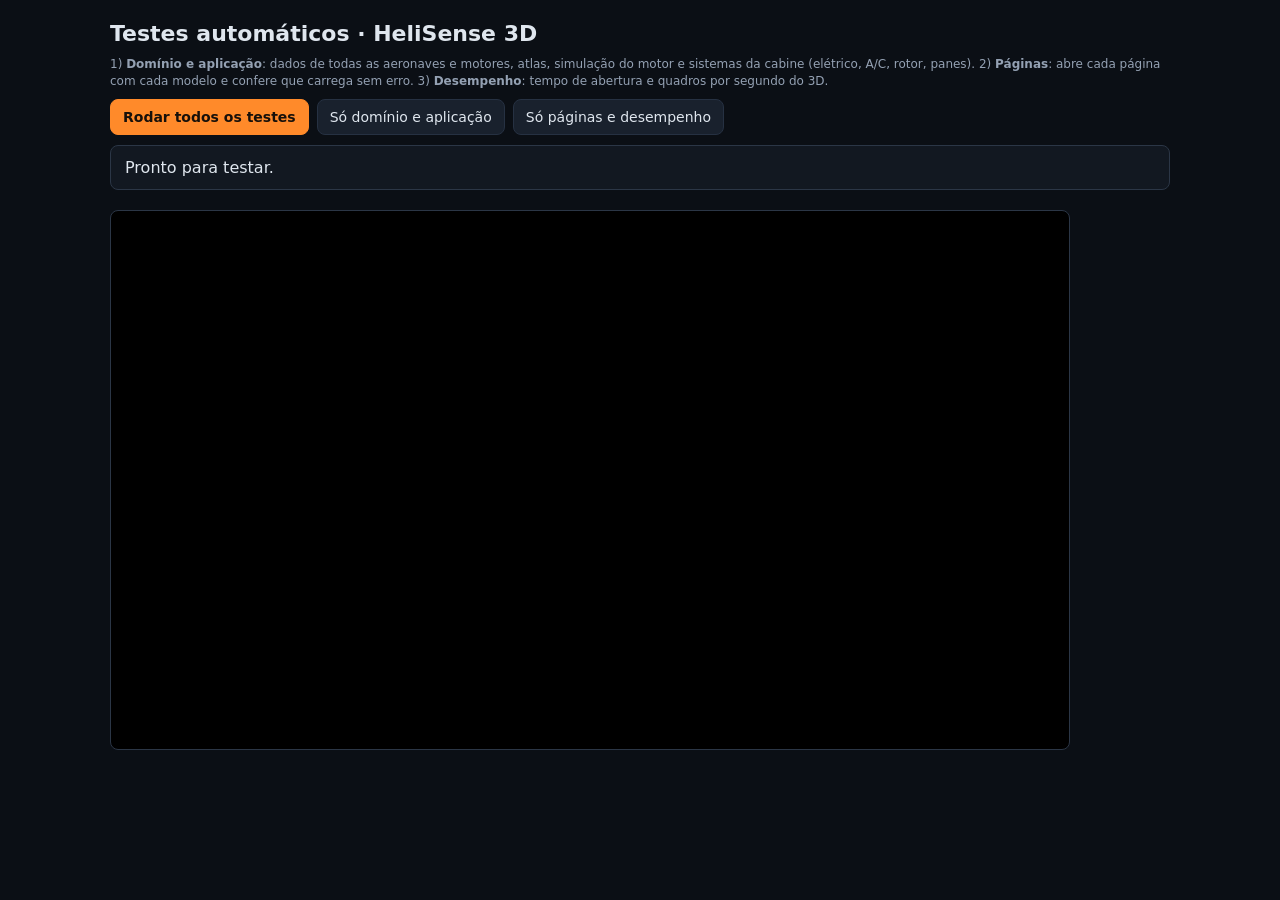
<file: testes.html>
<!DOCTYPE html>
<html lang="pt-BR">
<head>
  <meta charset="utf-8">
  <meta name="viewport" content="width=device-width, initial-scale=1">
  <title>Testes · HeliSense 3D</title>
  <link rel="stylesheet" href="assets/css/style.css">
  <style>
    body { overflow: auto; } .tp { max-width: 1100px; margin: 0 auto; padding: 18px 20px 60px; color: #dfe6ee; }
    .tp h1 { font-size: 22px; } .tp h2 { font-size: 15px; color: #ff8a2a; margin: 18px 0 6px; }
    .tp .l { font: 13px/1.5 ui-monospace, Consolas, monospace; } .tp .ok { color: #6fdc96; } .tp .er { color: #ff6b6b; } .tp .av { color: #f0c04e; }
    .tp .res { font-size: 16px; margin: 10px 0; padding: 10px 14px; border-radius: 8px; background: #121821; border: 1px solid #2b3646; }
    #palco { width: 960px; height: 540px; border: 1px solid #2b3646; border-radius: 8px; margin-top: 10px; background: #000; }
    table { border-collapse: collapse; } td, th { padding: 4px 10px; border-bottom: 1px solid #2b3646; text-align: left; font-size: 13px; }
  </style>
</head>
<body>
  <div class="tp">
    <h1>Testes automáticos · HeliSense 3D</h1>
    <p class="nota">1) <b>Domínio e aplicação</b>: dados de todas as aeronaves e motores, atlas, simulação do motor e sistemas da cabine (elétrico, A/C, rotor, panes).
      2) <b>Páginas</b>: abre cada página com cada modelo e confere que carrega sem erro. 3) <b>Desempenho</b>: tempo de abertura e quadros por segundo do 3D.</p>
    <div class="linha"><button class="bt pri" id="btTudo">Rodar todos os testes</button><button class="bt" id="btUnit">Só domínio e aplicação</button><button class="bt" id="btPag">Só páginas e desempenho</button></div>
    <div id="resumo" class="res">Pronto para testar.</div>
    <div id="saida"></div>
    <iframe id="palco" title="Página em teste"></iframe>
  </div>
  <script type="module" src="testes/navegador.js"></script>
</body>
</html>
</file>
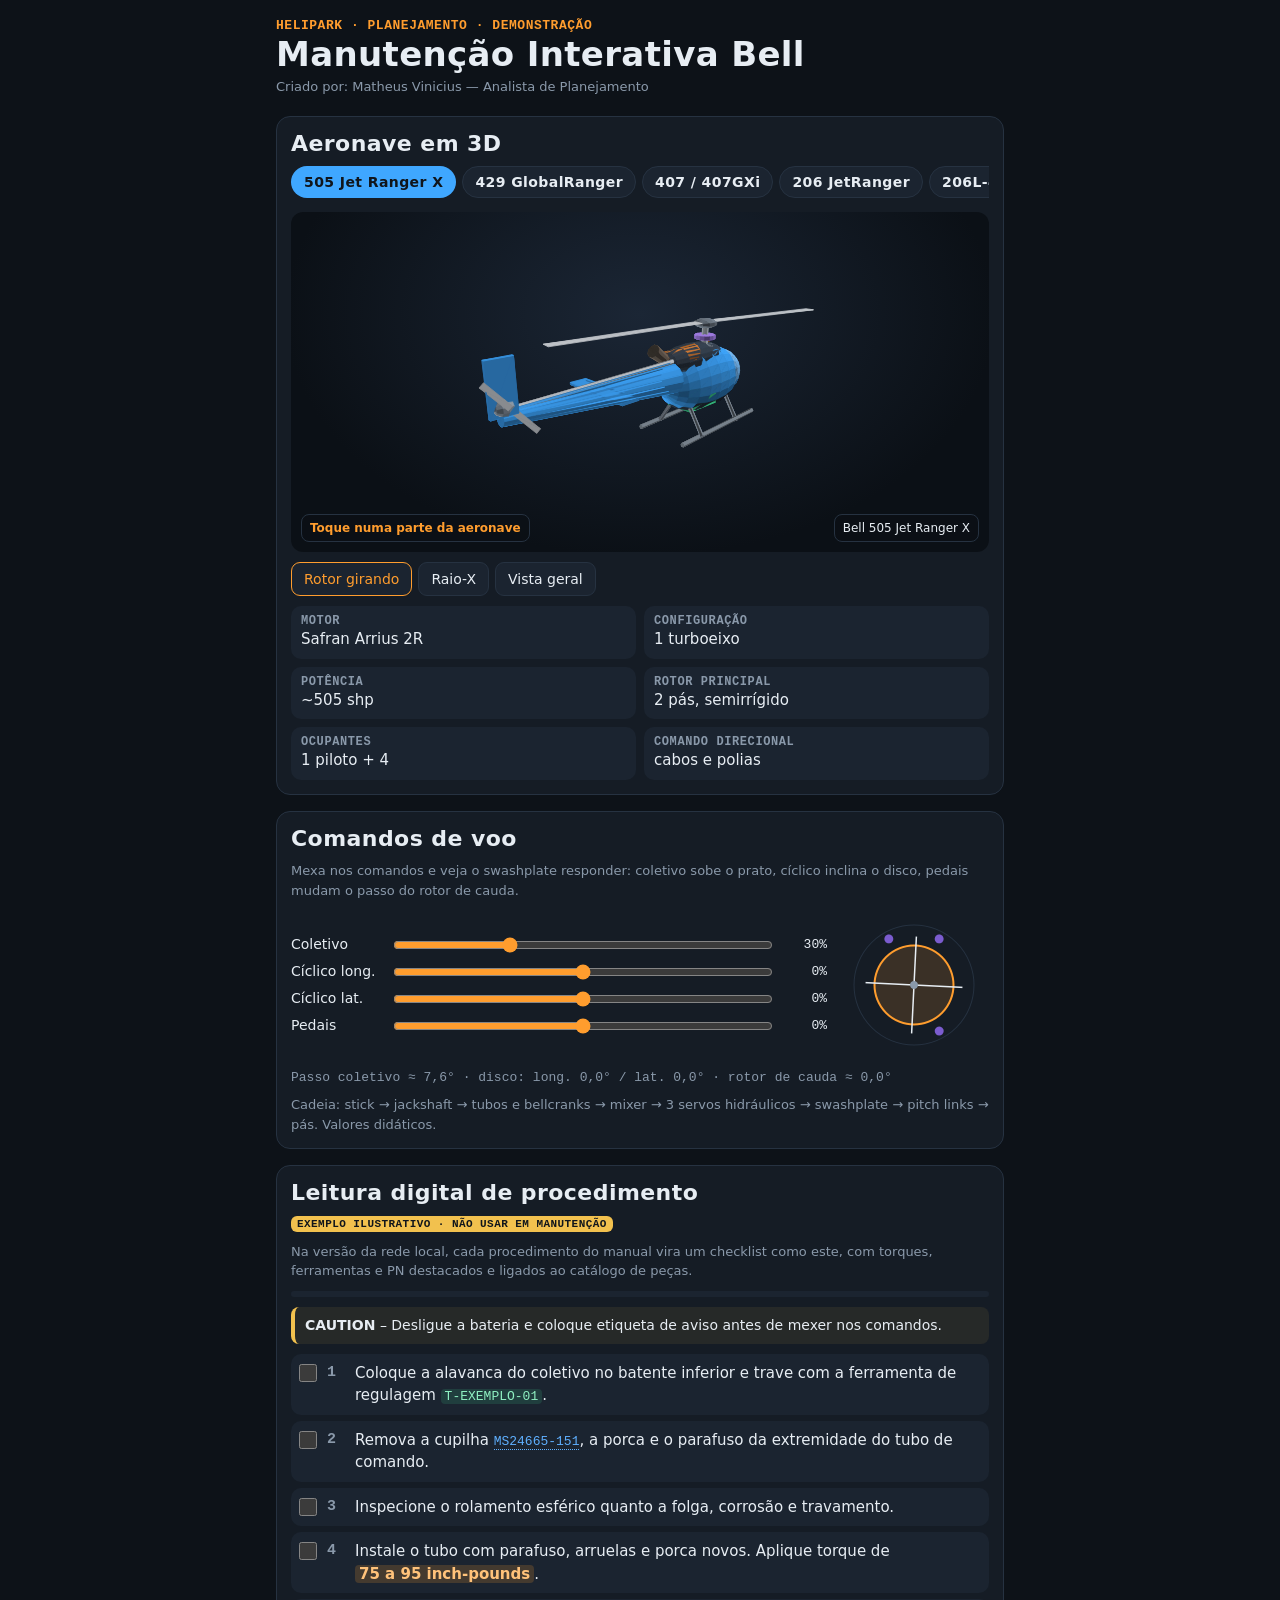
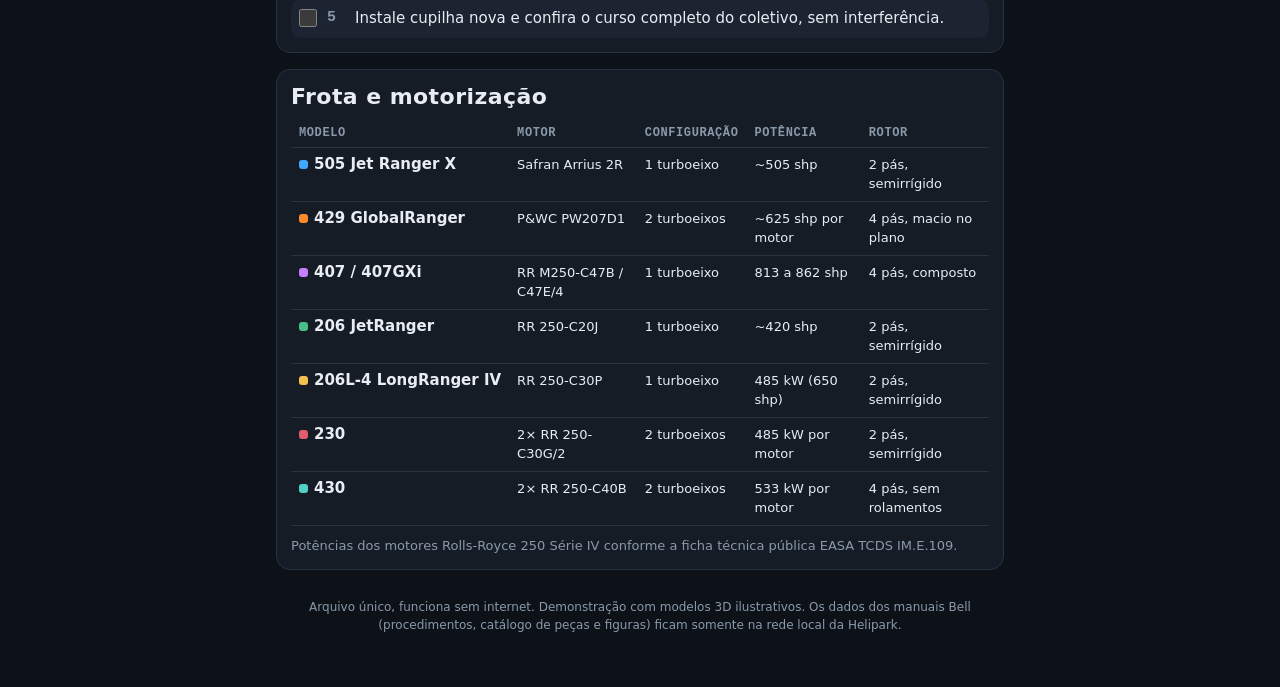
<file: demo/Manutencao_Interativa_Bell_offline.html>
<!DOCTYPE html>
<html lang="pt-BR">
<head>
<meta charset="utf-8">
<meta name="viewport" content="width=device-width, initial-scale=1">
<title>Manutenção Interativa Bell</title>
<style>
  /* Hangar à noite: fundo azul-grafite, acento âmbar de luz de painel. Layout: uma coluna de cartões, 3D no topo. */
  :root {
    --fundo: #0d1218; --cartao: #151c25; --borda: #263241; --texto: #e7edf3; --suave: #8a99aa;
    --acento: #ff9d2e; --azul: #5fb0ff; --ok: #3ccf8e; --alerta: #f2c14e; --erro: #ef5b5b;
    --f-display: "Roboto Condensed", "Arial Narrow", system-ui, sans-serif; --f-corpo: system-ui, -apple-system, "Segoe UI", Roboto, sans-serif; --f-mono: "IBM Plex Mono", ui-monospace, Consolas, monospace;
    color-scheme: dark;
  }
  * { box-sizing: border-box; }
  html, body { margin: 0; background: var(--fundo); color: var(--texto); font: 15px/1.5 var(--f-corpo); }
  a { color: var(--azul); }
  .pagina { max-width: 760px; margin: 0 auto; padding: 0 16px 40px; display: grid; gap: 16px; }
  header { padding: 18px 0 4px; display: grid; gap: 4px; }
  .selo { display: inline-flex; align-items: center; gap: 8px; font: 600 13px var(--f-mono); color: var(--acento); letter-spacing: .04em; }
  h1 { font: 700 34px/1.05 var(--f-display); margin: 0; text-wrap: balance; letter-spacing: .01em; }
  h2 { font: 600 22px/1.15 var(--f-display); margin: 0; letter-spacing: .02em; text-wrap: balance; }
  .credito { color: var(--suave); font-size: 13px; }
  .cartao { background: var(--cartao); border: 1px solid var(--borda); border-radius: 14px; padding: 14px; display: grid; gap: 10px; }
  .sub { color: var(--suave); font-size: 13px; }
  .chips { display: flex; gap: 6px; overflow-x: auto; padding-bottom: 4px; scrollbar-width: none; }
  .chip { flex: none; border: 1px solid var(--borda); background: #1b2430; color: var(--texto); border-radius: 999px; padding: 7px 12px; font: 600 14px var(--f-display); letter-spacing: .03em; cursor: pointer; }
  .chip[aria-pressed="true"] { background: var(--cor, var(--acento)); color: #10151b; border-color: transparent; }
  .chip:focus-visible, button:focus-visible, input:focus-visible { outline: 2px solid var(--azul); outline-offset: 2px; }
  #palco { position: relative; height: 340px; border-radius: 12px; overflow: hidden; background: radial-gradient(ellipse at 50% 30%, #1b2635, #0b1016 72%); touch-action: none; }
  #palco canvas { touch-action: none; display: block; width: 100%; height: 100%; }
  #legenda { position: absolute; left: 10px; bottom: 10px; right: 10px; display: flex; justify-content: space-between; gap: 8px; pointer-events: none; }
  #legenda span { background: #0b1016d9; border: 1px solid var(--borda); border-radius: 8px; padding: 4px 8px; font-size: 12px; }
  #peca { color: var(--acento); font-weight: 600; }
  .botoes { display: flex; gap: 6px; flex-wrap: wrap; }
  .bt { border: 1px solid var(--borda); background: #1b2430; color: var(--texto); border-radius: 9px; padding: 8px 12px; font: 500 14px var(--f-corpo); cursor: pointer; }
  .bt.on { border-color: var(--acento); color: var(--acento); }
  .ficha { display: grid; grid-template-columns: 1fr 1fr; gap: 8px; }
  .ficha div { background: #1b2430; border-radius: 10px; padding: 8px 10px; }
  .ficha b { display: block; font: 600 12px var(--f-mono); color: var(--suave); text-transform: uppercase; letter-spacing: .05em; }
  @media (max-width: 420px) { .ficha { grid-template-columns: 1fr; } h1 { font-size: 30px; } }
  /* comandos */
  .comandos { display: grid; grid-template-columns: 1fr 150px; gap: 12px; align-items: center; }
  @media (max-width: 420px) { .comandos { grid-template-columns: 1fr; } #swash { justify-self: center; } }
  .sl { display: grid; grid-template-columns: 92px 1fr 48px; gap: 8px; align-items: center; font-size: 14px; }
  .sl input { width: 100%; accent-color: var(--acento); }
  .sl output { font: 500 13px var(--f-mono); text-align: right; font-variant-numeric: tabular-nums; }
  #swash { width: 150px; height: 150px; }
  .leitura-valores { font: 500 13px var(--f-mono); color: var(--suave); font-variant-numeric: tabular-nums; }
  /* leitura digital */
  .exemplo { font: 600 11px var(--f-mono); color: #10151b; background: var(--alerta); border-radius: 6px; padding: 2px 6px; justify-self: start; letter-spacing: .04em; }
  .passo { display: grid; grid-template-columns: 22px 22px 1fr; gap: 6px; align-items: start; padding: 8px; border-radius: 10px; background: #1b2430; cursor: pointer; }
  .passo b { font-family: var(--f-mono); color: var(--suave); }
  .passo:has(input:checked) { opacity: .5; text-decoration: line-through; }
  .passo input { width: 18px; height: 18px; accent-color: var(--ok); margin: 2px 0 0; }
  .aviso { border-left: 4px solid var(--alerta); background: #f2c14e14; border-radius: 8px; padding: 8px 10px; font-size: 14px; }
  .torque { background: #ff9d2e2e; color: #ffc27a; border-radius: 4px; padding: 0 4px; font-weight: 600; white-space: nowrap; }
  .ferr { background: #3ccf8e26; color: #8ff0c2; border-radius: 4px; padding: 0 4px; font-family: var(--f-mono); font-size: 13px; }
  .pn { color: var(--azul); font-family: var(--f-mono); font-size: 13px; border-bottom: 1px dotted var(--azul); }
  .progresso { height: 6px; background: #1b2430; border-radius: 99px; overflow: hidden; } .progresso i { display: block; height: 100%; width: 0; background: var(--ok); transition: width .2s; }
  /* tabela */
  .tabela { overflow-x: auto; }
  table { width: 100%; border-collapse: collapse; font-size: 13px; min-width: 520px; }
  th, td { text-align: left; padding: 7px 8px; border-bottom: 1px solid var(--borda); vertical-align: top; }
  th { font: 600 12px var(--f-mono); color: var(--suave); text-transform: uppercase; letter-spacing: .05em; }
  td.mod { font: 600 15px var(--f-display); white-space: nowrap; } td.mod i { display: inline-block; width: 9px; height: 9px; border-radius: 3px; margin-right: 6px; }
  .rodape { color: var(--suave); font-size: 12px; text-align: center; }
  @media (prefers-reduced-motion: reduce) { * { transition: none !important; } }
</style>
</head>
<body>
<div class="pagina">
  <header>
    <span class="selo">HELIPARK · PLANEJAMENTO · DEMONSTRAÇÃO</span>
    <h1>Manutenção Interativa Bell</h1>
    <span class="credito">Criado por: Matheus Vinicius — Analista de Planejamento</span>
  </header>

  <section class="cartao" aria-labelledby="t3d">
    <h2 id="t3d">Aeronave em 3D</h2>
    <div class="chips" id="modelos" role="group" aria-label="Modelo"></div>
    <div id="palco"><canvas id="tela3d" aria-label="Helicóptero em 3D: arraste para girar, pinça para aproximar, toque numa peça"></canvas><div id="legenda"><span id="peca">Toque numa parte da aeronave</span><span id="nomeModelo"></span></div></div>
    <div class="botoes">
      <button class="bt on" id="btRotor" type="button">Rotor girando</button>
      <button class="bt" id="btRaiox" type="button">Raio-X</button>
      <button class="bt" id="btVista" type="button">Vista geral</button>
    </div>
    <div class="ficha" id="ficha"></div>
  </section>

  <section class="cartao" aria-labelledby="tcmd">
    <h2 id="tcmd">Comandos de voo</h2>
    <span class="sub">Mexa nos comandos e veja o swashplate responder: coletivo sobe o prato, cíclico inclina o disco, pedais mudam o passo do rotor de cauda.</span>
    <div class="comandos">
      <div style="display:grid;gap:6px">
        <label class="sl" for="slCol">Coletivo <input type="range" id="slCol" min="0" max="100" value="30"><output id="oCol"></output></label>
        <label class="sl" for="slLon">Cíclico long. <input type="range" id="slLon" min="-100" max="100" value="0"><output id="oLon"></output></label>
        <label class="sl" for="slLat">Cíclico lat. <input type="range" id="slLat" min="-100" max="100" value="0"><output id="oLat"></output></label>
        <label class="sl" for="slPed">Pedais <input type="range" id="slPed" min="-100" max="100" value="0"><output id="oPed"></output></label>
      </div>
      <canvas id="swash" width="300" height="300" aria-label="Swashplate visto de cima"></canvas>
    </div>
    <div class="leitura-valores" id="valores"></div>
    <span class="sub">Cadeia: stick → jackshaft → tubos e bellcranks → mixer → 3 servos hidráulicos → swashplate → pitch links → pás. Valores didáticos.</span>
  </section>

  <section class="cartao" aria-labelledby="tleit">
    <h2 id="tleit">Leitura digital de procedimento</h2>
    <span class="exemplo">EXEMPLO ILUSTRATIVO · NÃO USAR EM MANUTENÇÃO</span>
    <span class="sub">Na versão da rede local, cada procedimento do manual vira um checklist como este, com torques, ferramentas e PN destacados e ligados ao catálogo de peças.</span>
    <div class="progresso" aria-hidden="true"><i id="barra"></i></div>
    <div class="aviso"><b>CAUTION</b> – Desligue a bateria e coloque etiqueta de aviso antes de mexer nos comandos.</div>
    <div id="passos" style="display:grid;gap:6px"></div>
  </section>

  <section class="cartao" aria-labelledby="tmot">
    <h2 id="tmot">Frota e motorização</h2>
    <div class="tabela"><table>
      <thead><tr><th>Modelo</th><th>Motor</th><th>Configuração</th><th>Potência</th><th>Rotor</th></tr></thead>
      <tbody id="tabela"></tbody>
    </table></div>
    <span class="sub">Potências dos motores Rolls-Royce 250 Série IV conforme a ficha técnica pública EASA TCDS IM.E.109.</span>
  </section>

  <p class="rodape">Arquivo único, funciona sem internet. Demonstração com modelos 3D ilustrativos. Os dados dos manuais Bell (procedimentos, catálogo de peças e figuras) ficam somente na rede local da Helipark.</p>
</div>

<script>
const FROTA = [
  ['505', 'Bell 505 Jet Ranger X', 'Safran Arrius 2R', '1 turboeixo', '~505 shp', '2 pás, semirrígido', '#3fa7ff', '1 piloto + 4'],
  ['429', 'Bell 429 GlobalRanger', 'P&WC PW207D1', '2 turboeixos', '~625 shp por motor', '4 pás, macio no plano', '#ff8a2a', '1–2 pilotos + 7'],
  ['407', 'Bell 407 / 407GXi', 'RR M250-C47B / C47E/4', '1 turboeixo', '813 a 862 shp', '4 pás, composto', '#c77dff', '1 piloto + 6'],
  ['206', 'Bell 206 JetRanger', 'RR 250-C20J', '1 turboeixo', '~420 shp', '2 pás, semirrígido', '#46c08a', '1 piloto + 4'],
  ['206L4', 'Bell 206L-4 LongRanger IV', 'RR 250-C30P', '1 turboeixo', '485 kW (650 shp)', '2 pás, semirrígido', '#f2c14e', '1 piloto + 6'],
  ['230', 'Bell 230', '2× RR 250-C30G/2', '2 turboeixos', '485 kW por motor', '2 pás, semirrígido', '#e05d6f', '1–2 pilotos + 8'],
  ['430', 'Bell 430', '2× RR 250-C40B', '2 turboeixos', '533 kW por motor', '4 pás, sem rolamentos', '#4fd1c5', '1–2 pilotos + 8']
];
const NOMES = { cubo_rp: 'Cubo do rotor principal', pas_rp: 'Pás do rotor principal', mastro: 'Mastro', swash: 'Swashplate', transmissao: 'Transmissão principal', suporte_trans: 'Suportes da transmissão',
  motor: 'Motor', eixo_motor: 'Eixo motor–transmissão', escapamento: 'Escapamento', entrada_ar: 'Entrada de ar do motor', gerador: 'Gerador de partida', radiador_oleo: 'Radiador de óleo',
  eixo_rc: 'Eixo do rotor de cauda', caixa_rc: 'Caixa de 90° do rotor de cauda', rotor_cauda: 'Rotor de cauda', estabilizador: 'Estabilizador horizontal', deriva: 'Deriva vertical',
  comandos: 'Comandos de voo', comandos_rc: 'Comando do rotor de cauda', hidraulico: 'Sistema hidráulico (servos)', combustivel: 'Tanque de combustível', bateria: 'Bateria',
  avionica: 'Aviônica', avionica_tras: 'Aviônica traseira', painel: 'Painel de instrumentos', pitot: 'Tubo de pitot', antenas: 'Antenas', luzes: 'Luzes', extintor: 'Extintor',
  esquis: 'Trem de pouso (esquis)', fuselagem: 'Fuselagem', fus_traseira: 'Fuselagem traseira', nariz: 'Nariz', carenagem_diant: 'Carenagem dianteira', carenagem_escape: 'Carenagem do escapamento', carenagem_motor: 'Carenagem do motor', carenagem_trans: 'Carenagem da transmissão', cone_cauda: 'Cone de cauda', janelas: 'Janelas', parabrisa: 'Para-brisa', vidro: 'Vidros', porta_bag: 'Porta do bagageiro', piso: 'Piso e estrutura da cabine', casca: 'Fuselagem', capo: 'Carenagens do motor', portas: 'Portas', cone: 'Cone de cauda' };
const $ = (s) => document.querySelector(s);

/* ---------- 3D próprio (canvas 2D, sem bibliotecas, funciona offline) ---------- */
const GEO = {
  '505':   { rx: 1.9, ry: 1.05, rz: 0.82, boom: 5.4, R: 5.6, pas: 2, twin: false, pasRc: 2 },
  '429':   { rx: 2.6, ry: 1.25, rz: 1.05, boom: 5.8, R: 5.5, pas: 4, twin: true,  pasRc: 4 },
  '407':   { rx: 2.2, ry: 1.12, rz: 0.88, boom: 5.6, R: 5.35, pas: 4, twin: false, pasRc: 2 },
  '206':   { rx: 1.9, ry: 1.02, rz: 0.78, boom: 5.2, R: 5.1, pas: 2, twin: false, pasRc: 2 },
  '206L4': { rx: 2.3, ry: 1.08, rz: 0.84, boom: 5.6, R: 5.6, pas: 2, twin: false, pasRc: 2 },
  '230':   { rx: 2.7, ry: 1.2,  rz: 1.0,  boom: 5.8, R: 6.4, pas: 2, twin: true,  pasRc: 2 },
  '430':   { rx: 2.8, ry: 1.2,  rz: 1.0,  boom: 6.0, R: 6.4, pas: 4, twin: true,  pasRc: 2 }
};
const sub = (a, b) => [a[0] - b[0], a[1] - b[1], a[2] - b[2]];
const cruz = (a, b) => [a[1] * b[2] - a[2] * b[1], a[2] * b[0] - a[0] * b[2], a[0] * b[1] - a[1] * b[0]];
const norm = (a) => { const l = Math.hypot(a[0], a[1], a[2]) || 1; return [a[0] / l, a[1] / l, a[2] / l]; };
function quad(L, a, b, c, d, o) { L.push({ p: [a, b, c], ...o }, { p: [a, c, d], ...o }); }
function elipsoide(L, c, r, o, nu = 18, nv = 12, fn) {
  const P = (i, j) => { const u = i / nu * 2 * Math.PI, v = j / nv * Math.PI; return [c[0] + r[0] * Math.cos(v), c[1] + r[1] * Math.sin(v) * Math.cos(u), c[2] + r[2] * Math.sin(v) * Math.sin(u)]; };
  for (let i = 0; i < nu; i++) for (let j = 0; j < nv; j++) {
    const a = P(i, j), b = P(i + 1, j), cc = P(i + 1, j + 1), d = P(i, j + 1);
    const m = [(a[0] + cc[0]) / 2, (a[1] + cc[1]) / 2, (a[2] + cc[2]) / 2];
    quad(L, a, b, cc, d, fn ? { ...o, ...fn(m) } : o);
  }
}
function tronco(L, a, b, r1, r2, o, n = 12, tampa = true) {
  const d = norm(sub(b, a)), up = Math.abs(d[1]) < 0.9 ? [0, 1, 0] : [1, 0, 0];
  const e1 = norm(cruz(d, up)), e2 = cruz(d, e1);
  const anel = (p, r) => Array.from({ length: n }, (_, i) => { const t = i / n * 2 * Math.PI, c = Math.cos(t) * r, s = Math.sin(t) * r; return [p[0] + e1[0] * c + e2[0] * s, p[1] + e1[1] * c + e2[1] * s, p[2] + e1[2] * c + e2[2] * s]; });
  const A = anel(a, r1), B = anel(b, r2);
  for (let i = 0; i < n; i++) { const j = (i + 1) % n; quad(L, A[i], A[j], B[j], B[i], o); }
  if (tampa) for (let i = 0; i < n; i++) { const j = (i + 1) % n; L.push({ p: [a, A[j], A[i]], ...o }, { p: [b, B[i], B[j]], ...o }); }
}
function caixa(L, c, s, o) {
  const [x, y, z] = c, [a, b, d] = [s[0] / 2, s[1] / 2, s[2] / 2];
  const v = [[x - a, y - b, z - d], [x + a, y - b, z - d], [x + a, y + b, z - d], [x - a, y + b, z - d], [x - a, y - b, z + d], [x + a, y - b, z + d], [x + a, y + b, z + d], [x - a, y + b, z + d]];
  [[0, 1, 2, 3], [4, 5, 6, 7], [0, 1, 5, 4], [3, 2, 6, 7], [0, 3, 7, 4], [1, 2, 6, 5]].forEach((f) => quad(L, v[f[0]], v[f[1]], v[f[2]], v[f[3]], o));
}
function montar(id, cor) {
  const g = GEO[id], { rx, ry, rz, boom } = g, L = [];
  const pele = (part, c) => ({ part, cor: c || cor, pele: true });
  const peca = (part, c) => ({ part, cor: c, pele: false });
  // fuselagem com para-brisa
  elipsoide(L, [0, 0, 0], [rx, ry, rz], pele('fuselagem'), 20, 12, (m) => (m[0] > rx * 0.42 && m[1] > -ry * 0.15 ? { part: 'parabrisa', cor: '#7fc4ff', vidro: true } : m[1] < -ry * 0.55 ? { cor: '#2a3542' } : {}));
  // carenagem superior (motor/transmissão)
  elipsoide(L, [-rx * 0.35, ry * 0.82, 0], [rx * 0.78, ry * 0.42, rz * 0.62], pele('carenagem_motor', '#3b4756'), 16, 8);
  // cone de cauda
  const ini = [-rx * 0.8, ry * 0.3, 0], fim = [-rx - boom, ry * 0.55, 0];
  tronco(L, ini, fim, 0.48, 0.17, pele('cone_cauda'), 14);
  // interior
  const ym = ry * 0.95;
  tronco(L, [0.05, ry * 0.45, 0], [0.05, ry * 1.12, 0], 0.4, 0.27, peca('transmissao', '#9aa7b5'));
  tronco(L, [0.05, ry * 1.1, 0], [0.05, ry * 1.8, 0], 0.09, 0.09, peca('mastro', '#c9d2dc'), 8);
  tronco(L, [0.05, ry * 1.32, 0], [0.05, ry * 1.42, 0], 0.34, 0.34, peca('swash', '#b48cff'), 14);
  (g.twin ? [0.32, -0.32] : [0]).forEach((z) => {
    tronco(L, [-rx * 0.25, ym, z], [-rx * 1.0, ym, z], 0.26, 0.22, peca('motor', '#e8873a'), 12);
    tronco(L, [-rx * 1.0, ym, z], [-rx * 1.25, ym + 0.35, z * 1.4], 0.16, 0.2, peca('escapamento', '#6d6258'), 10);
    tronco(L, [-rx * 0.2, ym, z], [0.0, ry * 0.75, z * 0.4], 0.06, 0.06, peca('eixo_motor', '#d8dee5'), 6);
  });
  caixa(L, [-rx * 0.25, -ry * 0.62, 0], [rx * 0.7, ry * 0.32, rz * 1.2], peca('combustivel', '#3ccf8e'));
  caixa(L, [rx * 0.72, -ry * 0.3, 0], [0.35, 0.25, 0.4], peca('bateria', '#f2c14e'));
  caixa(L, [rx * 0.6, ry * 0.05, 0], [0.15, 0.4, rz * 1.3], peca('painel', '#20262e'));
  caixa(L, [rx * 0.78, -ry * 0.05, 0], [0.3, 0.25, rz * 0.8], peca('avionica', '#4f6b8a'));
  [0.22, -0.22].forEach((z) => caixa(L, [0.35, ry * 0.85, z], [0.18, 0.2, 0.12], peca('hidraulico', '#ef5b5b')));
  tronco(L, [rx * 0.35, -ry * 0.45, 0.25], [rx * 0.35, ry * 0.05, 0.25], 0.04, 0.03, peca('comandos', '#ff9d2e'), 6);
  tronco(L, [rx * 0.3, -ry * 0.5, 0], [0.2, ry * 1.25, 0], 0.035, 0.035, peca('comandos', '#ff9d2e'), 6);
  tronco(L, [-rx * 0.8, ry * 0.82, 0], [fim[0] + 0.3, fim[1] + 0.18, 0], 0.06, 0.06, peca('eixo_rc', '#d8dee5'), 6);
  elipsoide(L, [fim[0] + 0.15, fim[1] + 0.25, 0], [0.28, 0.2, 0.2], peca('caixa_rc', '#9aa7b5'), 10, 6);
  // empenagem
  caixa(L, [fim[0] + 0.1, fim[1] + 0.75, 0], [0.7, 1.4, 0.07], peca('deriva', cor));
  caixa(L, [-rx - boom * 0.45, fim[1] - 0.02, 0], [0.55, 0.06, 2.3], peca('estabilizador', cor));
  // esquis
  const ys = -ry - 0.5;
  [1, -1].forEach((s) => {
    tronco(L, [rx * 0.95, ys + 0.12, s * rz * 1.15], [-rx * 1.05, ys, s * rz * 1.15], 0.06, 0.06, peca('esquis', '#8d99a6'), 6);
    [0.45, -0.55].forEach((x) => tronco(L, [x * rx, -ry * 0.7, s * rz * 0.5], [x * rx, ys, s * rz * 1.15], 0.05, 0.05, peca('esquis', '#8d99a6'), 6));
  });
  return { L, g, fimCauda: fim, topo: [0.05, ry * 1.8, 0] };
}
function rotores(m, ang) {
  const L = [], { g, topo, fimCauda } = m, o = { part: 'pas_rp', cor: '#d9dee4', pele: false };
  elipsoide(L, topo, [0.38, 0.14, 0.38], { part: 'cubo_rp', cor: '#7b8794', pele: false }, 10, 6);
  for (let i = 0; i < g.pas; i++) {
    const a = ang + i * 2 * Math.PI / g.pas, c = Math.cos(a), s = Math.sin(a), w = 0.17;
    const p = (r, d) => [topo[0] + c * r - s * d, topo[1] + 0.05 - r * 0.012, topo[2] + s * r + c * d];
    quad(L, p(0.3, -w), p(g.R, -w), p(g.R, w), p(0.3, w), o);
  }
  const ct = [fimCauda[0] + 0.15, fimCauda[1] + 0.3, 0.32], rr = 0.95;
  for (let i = 0; i < g.pasRc; i++) {
    const a = ang * 4.5 + i * 2 * Math.PI / g.pasRc, c = Math.cos(a), s = Math.sin(a), w = 0.07;
    const p = (r, d) => [ct[0] + c * r - s * d, ct[1] + s * r + c * d, ct[2]];
    quad(L, p(0.05, -w), p(rr, -w), p(rr, w), p(0.05, w), { part: 'rotor_cauda', cor: '#d9dee4', pele: false });
  }
  return L;
}
const rgb = (h) => [parseInt(h.slice(1, 3), 16), parseInt(h.slice(3, 5), 16), parseInt(h.slice(5, 7), 16)];
const LUZ = norm([0.45, 0.8, 0.4]);
const palco = $('#palco'), tela = $('#tela3d'), ctx = tela.getContext('2d');
let mod = null, girar = true, raiox = false, sel = null, idAtual = '505', ang = 0;
let yaw = -0.75, pitch = 0.32, dist = 17, alvo = [-2.4, 0.4, 0], desenhados = [];
function vistaGeral() { yaw = -0.75; pitch = 0.32; dist = 11 + GEO[idAtual].boom * 0.3; alvo = [-(GEO[idAtual].rx + GEO[idAtual].boom) * 0.4, 0.5, 0]; }
function render() {
  const w = tela.width, h = tela.height, f = Math.min(w, h) * 1.25, cy = Math.cos(yaw), sy = Math.sin(yaw), cp = Math.cos(pitch), sp = Math.sin(pitch);
  ctx.clearRect(0, 0, w, h);
  const P = (p) => { const x = p[0] - alvo[0], y = p[1] - alvo[1], z = p[2] - alvo[2]; const x1 = x * cy - z * sy, z1 = x * sy + z * cy; const y2 = y * cp - z1 * sp, z2 = y * sp + z1 * cp; const d = dist - z2; return [w / 2 + f * x1 / d, h / 2 - f * y2 / d, d]; };
  const tris = mod.L.concat(rotores(mod, ang)), lista = [];
  const transp = raiox || (sel && !/^(fuselagem|carenagem_motor|cone_cauda|parabrisa)$/.test(sel));
  for (const t of tris) {
    const a = P(t.p[0]), b = P(t.p[1]), c = P(t.p[2]); if (a[2] < 0.3 || b[2] < 0.3 || c[2] < 0.3) continue;
    const n = norm(cruz(sub(t.p[1], t.p[0]), sub(t.p[2], t.p[0])));
    const k = 0.38 + 0.62 * Math.abs(n[0] * LUZ[0] + n[1] * LUZ[1] + n[2] * LUZ[2]);
    let alfa = 1; if (t.vidro) alfa = 0.5; if (t.pele && transp) alfa = 0.09;
    const cor = t.part === sel ? '#ff9d2e' : t.cor;
    lista.push({ s: [a, b, c], z: (a[2] + b[2] + c[2]) / 3, k, alfa, cor, part: t.part, pele: t.pele });
  }
  lista.sort((p, q) => q.z - p.z);
  for (const t of lista) {
    const [r, g, b] = rgb(t.cor);
    ctx.fillStyle = `rgba(${r * t.k | 0},${g * t.k | 0},${b * t.k | 0},${t.alfa})`;
    ctx.strokeStyle = ctx.fillStyle; ctx.lineWidth = t.alfa < 0.2 ? 0.3 : 0.8;
    ctx.beginPath(); ctx.moveTo(t.s[0][0], t.s[0][1]); ctx.lineTo(t.s[1][0], t.s[1][1]); ctx.lineTo(t.s[2][0], t.s[2][1]); ctx.closePath();
    ctx.fill(); if (t.alfa > 0.2) ctx.stroke(); else { ctx.strokeStyle = 'rgba(140,180,220,.12)'; ctx.stroke(); }
  }
  desenhados = lista;
}
function dentro(px, py, s) {
  const d = (a, b) => (px - b[0]) * (a[1] - b[1]) - (a[0] - b[0]) * (py - b[1]);
  const d1 = d(s[0], s[1]), d2 = d(s[1], s[2]), d3 = d(s[2], s[0]);
  return !((d1 < 0 || d2 < 0 || d3 < 0) && (d1 > 0 || d2 > 0 || d3 > 0));
}
function escolher(px, py) {
  const transp = raiox || (sel && !/^(fuselagem|carenagem_motor|cone_cauda|parabrisa)$/.test(sel));
  for (let i = desenhados.length - 1; i >= 0; i--) { const t = desenhados[i]; if (t.pele && transp) continue; if (dentro(px, py, t.s)) return t.part; }
  return null;
}
function carregar(id) {
  idAtual = id; const f = FROTA.find((x) => x[0] === id); mod = montar(id, f[6]); sel = null; vistaGeral();
  $('#nomeModelo').textContent = f[1]; $('#peca').textContent = 'Toque numa parte da aeronave';
  $('#ficha').innerHTML = [['Motor', f[2]], ['Configuração', f[3]], ['Potência', f[4]], ['Rotor principal', f[5]], ['Ocupantes', f[7]], ['Comando direcional', ['505', '429'].includes(id) ? 'cabos e polias' : 'tubos']]
    .map(([k, v]) => `<div><b>${k}</b>${v}</div>`).join('');
  document.querySelectorAll('#modelos .chip').forEach((b) => b.setAttribute('aria-pressed', b.dataset.id === id));
}
$('#modelos').innerHTML = FROTA.map((f) => `<button class="chip" type="button" data-id="${f[0]}" style="--cor:${f[6]}" aria-pressed="false">${f[1].replace('Bell ', '')}</button>`).join('');
$('#modelos').onclick = (e) => { const b = e.target.closest('.chip'); if (b) carregar(b.dataset.id); };
$('#btRotor').onclick = (e) => { girar = !girar; e.currentTarget.classList.toggle('on', girar); };
$('#btRaiox').onclick = (e) => { raiox = !raiox; e.currentTarget.classList.toggle('on', raiox); };
$('#btVista').onclick = () => { sel = null; vistaGeral(); $('#peca').textContent = 'Toque numa parte da aeronave'; };
// toque: arrastar gira, pinça aproxima, toque curto seleciona
const pts = new Map(); let ini = null, pinca = 0;
tela.addEventListener('pointerdown', (e) => { tela.setPointerCapture(e.pointerId); pts.set(e.pointerId, [e.clientX, e.clientY]); ini = pts.size === 1 ? [e.clientX, e.clientY, false] : null; if (pts.size === 2) { const [a, b] = [...pts.values()]; pinca = Math.hypot(a[0] - b[0], a[1] - b[1]); } });
tela.addEventListener('pointermove', (e) => {
  if (!pts.has(e.pointerId)) return; const ant = pts.get(e.pointerId); pts.set(e.pointerId, [e.clientX, e.clientY]);
  if (pts.size === 1) { const dx = e.clientX - ant[0], dy = e.clientY - ant[1]; yaw += dx * 0.01; pitch = Math.max(-0.4, Math.min(1.35, pitch + dy * 0.01)); if (ini && Math.hypot(e.clientX - ini[0], e.clientY - ini[1]) > 6) ini[2] = true; }
  else if (pts.size === 2) { const [a, b] = [...pts.values()], d = Math.hypot(a[0] - b[0], a[1] - b[1]); if (pinca) dist = Math.max(6, Math.min(40, dist * pinca / d)); pinca = d; }
});
const soltar = (e) => {
  if (pts.size === 1 && ini && !ini[2]) {
    const r = tela.getBoundingClientRect(), k = tela.width / r.width, part = escolher((e.clientX - r.left) * k, (e.clientY - r.top) * k);
    if (part) { sel = part; $('#peca').textContent = NOMES[part] || part; }
  }
  pts.delete(e.pointerId); if (pts.size < 2) pinca = 0;
};
tela.addEventListener('pointerup', soltar); tela.addEventListener('pointercancel', (e) => { pts.delete(e.pointerId); });
tela.addEventListener('wheel', (e) => { e.preventDefault(); dist = Math.max(6, Math.min(40, dist * (1 + e.deltaY * 0.001))); }, { passive: false });
function redim() { const r = Math.min(devicePixelRatio || 1, 2); tela.width = palco.clientWidth * r; tela.height = palco.clientHeight * r; }
new ResizeObserver(redim).observe(palco); redim();
let t0 = performance.now();
(function laco(t) { const dt = Math.min((t - t0) / 1000, 0.05) || 0; t0 = t; if (girar) ang += dt * 5; if (mod) render(); requestAnimationFrame(laco); })(t0);
carregar('505');


/* ---------- comandos e swashplate (vista de cima) ---------- */
const cv = $('#swash'), g = cv.getContext('2d'); let fase = 0;
const est = () => ({ col: +$('#slCol').value / 100, lon: +$('#slLon').value / 100, lat: +$('#slLat').value / 100, ped: +$('#slPed').value / 100 });
const fmt = (v, d = 1) => (Math.abs(v) < 0.05 ? 0 : v).toLocaleString('pt-BR', { minimumFractionDigits: d, maximumFractionDigits: d });
function desenhar() {
  const s = est(); g.clearRect(0, 0, 300, 300);
  for (const [k, o] of [['col', 'oCol'], ['lon', 'oLon'], ['lat', 'oLat'], ['ped', 'oPed']]) $('#' + o).textContent = Math.round(s[k] * 100) + '%';
  $('#valores').textContent = `Passo coletivo ≈ ${fmt(4 + s.col * 12)}° · disco: long. ${fmt(-s.lon * 8)}° / lat. ${fmt(s.lat * 8)}° · rotor de cauda ≈ ${fmt(s.ped * 18)}°`;
  const cx = 150 + s.lat * 34, cy = 150 + s.lon * 34, R = 70 + s.col * 30;
  g.strokeStyle = '#263241'; g.lineWidth = 2; g.beginPath(); g.arc(150, 150, 120, 0, 7); g.stroke();
  [[-0.5, 'E'], [0.5, 'D'], [Math.PI / 2 + 1.07, 'C']].forEach(([a]) => { const x = 150 + Math.sin(a) * 105, y = 150 - Math.cos(a) * 105; g.fillStyle = '#7b5ccf'; g.beginPath(); g.arc(x, y, 9, 0, 7); g.fill(); });
  g.fillStyle = 'rgba(255,157,46,.16)'; g.strokeStyle = '#ff9d2e'; g.lineWidth = 4; g.beginPath(); g.ellipse(cx, cy, R, R * (1 - Math.abs(s.lon) * 0.25), 0, 0, 7); g.fill(); g.stroke();
  for (let i = 0; i < 4; i++) { const a = fase + i * Math.PI / 2; g.strokeStyle = '#e7edf3'; g.lineWidth = 3; g.beginPath(); g.moveTo(cx, cy); g.lineTo(cx + Math.cos(a) * (R + 18), cy + Math.sin(a) * (R + 18)); g.stroke(); }
  g.fillStyle = '#8a99aa'; g.beginPath(); g.arc(cx, cy, 8, 0, 7); g.fill();
}
document.querySelectorAll('.sl input').forEach((i) => { i.oninput = desenhar; });
const reduzir = matchMedia('(prefers-reduced-motion: reduce)').matches;
(function anima() { if (!reduzir) fase += 0.03; desenhar(); requestAnimationFrame(anima); })();

/* ---------- leitura digital (exemplo ilustrativo, texto próprio) ---------- */
const PASSOS = [
  'Coloque a alavanca do coletivo no batente inferior e trave com a ferramenta de regulagem <span class="ferr">T-EXEMPLO-01</span>.',
  'Remova a cupilha <span class="pn">MS24665-151</span>, a porca e o parafuso da extremidade do tubo de comando.',
  'Inspecione o rolamento esférico quanto a folga, corrosão e travamento.',
  'Instale o tubo com parafuso, arruelas e porca novos. Aplique torque de <span class="torque">75 a 95 inch-pounds</span>.',
  'Instale cupilha nova e confira o curso completo do coletivo, sem interferência.'
];
$('#passos').innerHTML = PASSOS.map((p, i) => `<label class="passo" for="p${i}"><input type="checkbox" id="p${i}"><b>${i + 1}</b><span>${p}</span></label>`).join('');
$('#passos').onchange = () => { const c = document.querySelectorAll('#passos input'); $('#barra').style.width = ([...c].filter((x) => x.checked).length / c.length * 100) + '%'; };

/* ---------- tabela ---------- */
$('#tabela').innerHTML = FROTA.map((f) => `<tr><td class="mod"><i style="background:${f[6]}"></i>${f[1].replace('Bell ', '')}</td><td>${f[2]}</td><td>${f[3]}</td><td>${f[4]}</td><td>${f[5]}</td></tr>`).join('');
</script>
</body>
</html>
</file>
<file: assets/css/style.css>
:root {
  --fundo: #0b0f15; --painel: #121821; --cartao: #19212d; --borda: #263142; --texto: #e6ebf2; --suave: #94a1b3;
  --acento: #ff8a2a; --acento2: #ffb066; --ok: #46c08a; --alerta: #f0b83c; --erro: #ef5d5d; --azul: #5aa9e6;
}
@supports (color: color-mix(in srgb, red, white)) { :root { --acento2: color-mix(in srgb, var(--acento) 62%, white); } }
* { box-sizing: border-box; }
[hidden] { display: none !important; }
html, body { height: 100%; margin: 0; }
body { background: var(--fundo); color: var(--texto); font: 14px/1.45 system-ui, "Segoe UI", Roboto, Arial, sans-serif; }
button, input, select, textarea { font: inherit; color: inherit; }
#app { display: grid; grid-template-columns: 420px 1fr; height: 100vh; }

/* ---------- Painel ---------- */
#painel { background: var(--painel); border-right: 1px solid var(--borda); display: flex; flex-direction: column; min-height: 0; }
#painel header { padding: 14px 16px 10px; }
.marca { display: flex; gap: 12px; align-items: center; }
.selo { background: var(--acento); color: #17100a; font-weight: 800; font-size: 17px; padding: 8px 9px; border-radius: 8px; letter-spacing: .5px; text-decoration: none; }
a.selo:hover { filter: brightness(1.12); }
h1 small { font-size: 11px; font-weight: 500; color: var(--suave); }
.linha.topo { margin-top: 10px; } .linha.topo select { padding: 6px 9px; }
.cartao.previa { border-color: var(--acento); background: color-mix(in srgb, var(--acento) 10%, var(--cartao)); margin-top: 0; }
#barra a.botao, a.bt { text-decoration: none; color: inherit; display: inline-block; }
#barra a.botao { background: #121821cc; border: 1px solid var(--borda); border-radius: 8px; padding: 6px 11px; backdrop-filter: blur(4px); }
#barra a.botao:hover { border-color: var(--suave); }
h1 { font-size: 16px; margin: 0; }
.marca p { margin: 2px 0 0; color: var(--suave); font-size: 12px; }
#buscaCx { margin-top: 10px; }
#busca { width: 100%; background: #0e141c; border: 1px solid var(--borda); border-radius: 8px; padding: 7px 10px; outline: none; }
#busca:focus { border-color: var(--acento); }
#abas { display: grid; grid-template-columns: repeat(5, 1fr); gap: 4px; padding: 0 12px 10px; border-bottom: 1px solid var(--borda); }
#abas button { position: relative; background: var(--cartao); border: 1px solid transparent; border-radius: 8px; padding: 5px 2px 4px; color: var(--suave); cursor: pointer; display: flex; flex-direction: column; align-items: center; gap: 1px; min-width: 0; }
#abas button i { font-style: normal; font-size: 15px; line-height: 1.1; }
#abas button span { font-size: 11px; white-space: nowrap; }
#abas button:hover { color: var(--texto); border-color: var(--borda); }
#abas button.ativa { color: #17100a; background: var(--acento); font-weight: 700; }
#abas .selo-n { position: absolute; top: -4px; right: -3px; min-width: 17px; padding: 0 4px; border-radius: 999px; background: var(--erro); color: #fff; font-size: 10px; line-height: 17px; font-weight: 700; }
#abas .selo-n.ok { background: var(--ok); color: #06281a; }
#app.sem-painel { grid-template-columns: 1fr; } /* sem o painel, o 3D ocupa a largura toda (antes caía numa coluna de largura zero) */
#app.sem-painel #painel { display: none; }
.res-tipo { font-size: 10px; text-transform: uppercase; letter-spacing: .06em; color: var(--azul); }
.item.oculto, h3.oculto { display: none; }
.resumo { display: grid; grid-template-columns: 1fr 1fr; gap: 8px; }
.resumo div { background: var(--cartao); border: 1px solid var(--borda); border-radius: 10px; padding: 8px 10px; }
.resumo b { display: block; font-size: 18px; } .resumo span { font-size: 11px; color: var(--suave); }
.bt.perigo { border-color: #6b2a2a; color: #ffb3b3; } .bt.perigo:hover { border-color: var(--erro); }
@media print {
  body { background: #fff; color: #000; } #app { display: block; height: auto; }
  #vista, #abas, #painel header, #painel footer, .bt, select, #filtroCx, .prog { display: none !important; }
  #painel { border: 0; background: #fff; } #conteudo { overflow: visible; padding: 0; }
  .item { break-inside: avoid; border-bottom: 1px solid #ccc; border-radius: 0; } .item .num, h3, p.nota, .item .meta { color: #333; } .item.ativo { background: none; border-color: transparent; }
}
#conteudo { flex: 1; overflow-y: auto; padding: 14px 16px 20px; min-height: 0; }
#painel footer { padding: 8px 16px; font-size: 11px; color: var(--suave); border-top: 1px solid var(--borda); }

h2 { font-size: 14px; margin: 0 0 8px; }
h3 { font-size: 11px; text-transform: uppercase; letter-spacing: .06em; color: var(--suave); margin: 18px 0 6px; font-weight: 600; }
p.nota { color: var(--suave); font-size: 12px; margin: 6px 0; }
textarea, input[type=text], input[type=number], select {
  width: 100%; background: #0e141c; border: 1px solid var(--borda); border-radius: 8px; padding: 8px 10px; outline: none;
}
textarea:focus, input:focus, select:focus { border-color: var(--acento); }
textarea { min-height: 78px; resize: vertical; }
.linha { display: flex; gap: 8px; margin-top: 8px; flex-wrap: wrap; align-items: center; }
.bt { background: var(--cartao); border: 1px solid var(--borda); border-radius: 8px; padding: 7px 12px; cursor: pointer; }
.bt:hover { border-color: var(--suave); }
.bt.pri { background: var(--acento); border-color: var(--acento); color: #17100a; font-weight: 700; }
.bt.mini { padding: 3px 8px; font-size: 12px; }
.chips { display: flex; flex-wrap: wrap; gap: 6px; }
.chip { background: var(--cartao); border: 1px solid var(--borda); border-radius: 999px; padding: 3px 10px; font-size: 12px; cursor: pointer; color: var(--suave); }
.chip:hover { color: var(--texto); border-color: var(--acento); }

.cartao { background: var(--cartao); border: 1px solid var(--borda); border-radius: 10px; padding: 10px 12px; margin: 8px 0; }
.cartao.clic, .item { cursor: pointer; }
.cartao.clic:hover, .item:hover { border-color: var(--acento); }
.cartao .tit { font-weight: 600; display: flex; gap: 8px; align-items: baseline; justify-content: space-between; }
.cartao .sub { color: var(--suave); font-size: 12px; margin-top: 3px; }
.tag { display: inline-block; font-size: 11px; padding: 1px 7px; border-radius: 6px; background: #223048; color: #a9c7ee; white-space: nowrap; }
.tag.lar { background: #3b2a17; color: var(--acento2); }
.tag.ok { background: #153527; color: var(--ok); } .tag.al { background: #3a3013; color: var(--alerta); } .tag.er { background: #3d1a1a; color: var(--erro); }
.termo { font-size: 11px; color: var(--acento2); }

.item { display: grid; grid-template-columns: auto 1fr; gap: 8px; padding: 7px 9px; border: 1px solid transparent; border-radius: 8px; align-items: start; }
.item + .item { margin-top: 2px; }
.item.ativo { background: #2a1e12; border-color: var(--acento); }
.item.feito .desc { color: var(--suave); text-decoration: line-through; }
.item input[type=checkbox] { margin-top: 3px; accent-color: var(--acento); width: 15px; height: 15px; }
.item .num { font: 11px ui-monospace, Consolas, monospace; color: var(--azul); }
.item .meta { font-size: 11px; color: var(--suave); margin-top: 2px; }
.item .meta b { color: #b9c4d3; font-weight: 600; }
.item.semloc .num::after { content: " · sem representação no modelo"; color: var(--suave); }
.prog { height: 6px; background: #0e141c; border-radius: 4px; overflow: hidden; margin: 8px 0 2px; }
.prog i { display: block; height: 100%; background: var(--ok); width: 0; transition: width .3s; }
.prog.al i { background: var(--alerta); } .prog.er i { background: var(--erro); }

table { width: 100%; border-collapse: collapse; font-size: 12px; }
th { text-align: left; color: var(--suave); font-weight: 600; padding: 4px 6px; border-bottom: 1px solid var(--borda); }
td { padding: 6px; border-bottom: 1px solid #1c2532; vertical-align: top; }
tr.clic { cursor: pointer; } tr.clic:hover td { background: #1b2431; } tr.ativo td { background: #2a1e12; }
td.pn { font: 11px ui-monospace, Consolas, monospace; color: var(--suave); }
.grade { display: grid; grid-template-columns: 1fr 1fr 1fr; gap: 8px; }
.grade label, .campo label { font-size: 11px; color: var(--suave); display: block; margin-bottom: 3px; }
.ctrl { display: grid; grid-template-columns: 1fr 86px; gap: 6px 10px; align-items: center; }
.ctrl input { padding: 4px 6px; text-align: right; }

.sensor .leitura { display: flex; align-items: center; gap: 10px; margin-top: 4px; }
.sensor .valor { font: 600 18px ui-monospace, Consolas, monospace; min-width: 118px; }
.sensor svg { flex: 1; height: 26px; }
.sensor polyline { fill: none; stroke: var(--ok); stroke-width: 1.4; vector-effect: non-scaling-stroke; }
.sensor .sub .bt { float: right; margin-left: 8px; }
.cartao.alerta { border-color: var(--alerta); } .cartao.alerta polyline { stroke: var(--alerta); }
.cartao.critico { border-color: var(--erro); background: #2a1616; } .cartao.critico polyline { stroke: var(--erro); }
#barra button.aviso { border-color: var(--erro); color: #ffb3b3; animation: pisca 1s infinite; }
@keyframes pisca { 50% { background: #5a1c1c; } }

/* ---------- Vista 3D ---------- */
#vista { position: relative; min-width: 0; min-height: 0; overflow: hidden; background: radial-gradient(ellipse at 50% 35%, #1a2331 0%, #0b0f15 70%); }
#vista canvas { display: block; width: 100%; height: 100%; touch-action: none; }
#barra { position: absolute; top: 12px; right: 12px; display: flex; gap: 6px; z-index: 3; flex-wrap: wrap; justify-content: flex-end; max-width: calc(100% - 24px); }
#barra button { background: #121821cc; border: 1px solid var(--borda); border-radius: 8px; padding: 6px 11px; cursor: pointer; backdrop-filter: blur(4px); }
#barra button:hover { border-color: var(--suave); }
#barra button.on { background: var(--acento); border-color: var(--acento); color: #17100a; font-weight: 700; }
#selbar { position: absolute; top: 12px; left: 12px; max-width: calc(100% - 330px); z-index: 3; background: #121821dd; border: 1px solid var(--borda); border-radius: 10px; padding: 8px 10px; font-size: 12px; backdrop-filter: blur(4px); }
#selbar b { color: var(--acento2); }
#selbar button { margin-left: 8px; }
#rotulos { position: absolute; inset: 0; pointer-events: none; z-index: 2; }
.rotulo { position: absolute; transform: translate(-50%, -140%); background: #17100aee; color: var(--acento2); border: 1px solid var(--acento); border-radius: 6px; padding: 2px 8px; font-size: 12px; white-space: nowrap; font-weight: 600; }
.rotulo::after { content: ""; position: absolute; left: 50%; bottom: -7px; width: 1px; height: 7px; background: var(--acento); }
#dica { position: absolute; z-index: 4; pointer-events: none; background: #000c; border: 1px solid var(--borda); border-radius: 6px; padding: 3px 8px; font-size: 12px; white-space: nowrap; }
#ajuda { position: absolute; bottom: 10px; left: 50%; transform: translateX(-50%); font-size: 12px; color: var(--suave); background: #0b0f1599; padding: 4px 10px; border-radius: 999px; white-space: nowrap; }
#erro { position: absolute; inset: auto 20px 50% 20px; z-index: 5; background: #3d1a1a; border: 1px solid var(--erro); border-radius: 10px; padding: 14px 16px; text-align: center; }

@media (max-width: 860px) {
  #app { grid-template-columns: 1fr; grid-template-rows: 46vh 1fr; }
  #vista { grid-row: 1; } #painel { grid-row: 2; border-right: 0; border-top: 1px solid var(--borda); }
  #painel header { padding: 8px 16px 4px; } .marca p, #ajuda { display: none; }
  #selbar { max-width: calc(100% - 24px); top: auto; bottom: 8px; }
  .grade { grid-template-columns: 1fr 1fr; }
  /* sem o painel, o 3D ocupa a tela toda (antes ia para uma coluna de largura zero e a página ficava vazia) */
  #app.sem-painel { grid-template-columns: 1fr; grid-template-rows: 1fr 0; }
}

/* ---------- Motor 3D ---------- */
#abas.abas6 { grid-template-columns: repeat(6, 1fr); }
#explodeCx { position: absolute; left: 12px; bottom: 44px; z-index: 3; display: flex; align-items: center; gap: 8px; background: #121821cc; border: 1px solid var(--borda); border-radius: 8px; padding: 5px 10px; font-size: 12px; backdrop-filter: blur(4px); }
#explodeCx input { width: 130px; accent-color: var(--acento); }
#faseSim { position: absolute; left: 50%; top: 58px; transform: translateX(-50%); z-index: 3; background: #121821dd; border: 1px solid var(--acento); color: var(--acento2); border-radius: 999px; padding: 4px 14px; font-size: 12px; font-weight: 600; white-space: nowrap; }
#instrumentos { position: absolute; right: 12px; bottom: 44px; z-index: 3; display: grid; grid-template-columns: repeat(4, 74px); gap: 6px; }
#instrumentos .inst { background: #0b0f15d9; border: 1px solid var(--borda); border-radius: 10px; padding: 4px 4px 5px; text-align: center; backdrop-filter: blur(4px); }
#instrumentos svg { width: 100%; height: 38px; display: block; }
#instrumentos b { display: block; font: 700 14px ui-monospace, Consolas, monospace; margin-top: -2px; }
#instrumentos span { display: block; font-size: 10px; color: var(--suave); white-space: nowrap; overflow: hidden; text-overflow: ellipsis; }
#instrumentos small { font-size: 9px; }
.rotulo.peq { font-size: 10px; padding: 1px 5px; font-weight: 500; background: #0b0f15dd; color: #d8e2ee; border-color: var(--borda); }
.rotulo.peq::after { background: var(--borda); }
.legenda { display: flex; flex-wrap: wrap; gap: 4px 12px; font-size: 11px; color: var(--suave); margin: 6px 0; }
.legenda i { display: inline-block; width: 10px; height: 10px; border-radius: 50%; margin-right: 5px; vertical-align: -1px; }
.modulo { margin: 6px 0; } .modulo b { display: block; font-size: 12px; margin-bottom: 4px; } .modulo .chip { display: inline-block; margin: 0 4px 4px 0; }
.chip.on { background: var(--acento); color: #17100a; border-color: var(--acento); }
details { margin-top: 4px; } summary { cursor: pointer; font-size: 12px; color: var(--acento2); }
.log { max-height: 260px; overflow-y: auto; border: 1px solid var(--borda); border-radius: 8px; padding: 6px 8px; font-size: 12px; background: #0e141c; }
.log div { padding: 2px 0; border-bottom: 1px solid #1a222e; } .log b { color: var(--suave); font-weight: 500; margin-right: 4px; }
.log .al { color: var(--alerta); } .log .cr { color: var(--erro); font-weight: 600; } .log .ok { color: var(--ok); }
table.bite select { padding: 3px 5px; font-size: 11px; }
.campo { margin-top: 8px; } .linha.seg .bt { flex: 1; }
.cartao.ativo { border-color: var(--acento); }

/* ---------- Painel de entrada (index) ---------- */
body.pagina-painel { overflow: auto; }
.painel-ini { display: grid; grid-template-columns: minmax(360px, 1fr) minmax(320px, 1.1fr); min-height: 100vh; }
.painel-ini .lado { padding: 28px 28px 20px; display: flex; flex-direction: column; gap: 14px; min-width: 0; }
.painel-ini .marca-grande { display: flex; align-items: center; gap: 14px; }
.painel-ini .marca-grande .selo { font-size: 22px; padding: 10px 12px; }
.painel-ini h1 { font-size: 26px; letter-spacing: .2px; } .painel-ini h1 + p { margin: 2px 0 0; color: var(--suave); }
.modelos { display: grid; grid-template-columns: 1fr 1fr; gap: 12px; }
.modelo { position: relative; background: var(--cartao); border: 1px solid var(--borda); border-radius: 14px; padding: 14px 14px 12px; cursor: pointer; transition: border-color .15s, transform .15s; border-top: 4px solid var(--cor); }
.modelo:hover, .modelo.on { border-color: var(--cor); transform: translateY(-2px); }
.modelo h2 { font-size: 16px; margin: 0 0 2px; } .modelo .mot { color: var(--suave); font-size: 12px; }
.modelo dl { display: grid; grid-template-columns: auto 1fr; gap: 2px 10px; font-size: 12px; margin: 10px 0; } .modelo dt { color: var(--suave); } .modelo dd { margin: 0; }
.modelo .acoes { display: flex; gap: 6px; flex-wrap: wrap; }
.modelo .acoes a { flex: 1; text-align: center; }
.modelo .acoes a.pri { background: var(--cor); border-color: var(--cor); }
.modelo .base { font-size: 10.5px; color: var(--suave); margin-top: 8px; }
.vitrine { position: relative; background: radial-gradient(ellipse at 50% 40%, #1a2331 0%, #0b0f15 70%); min-height: 420px; }
.vitrine canvas { display: block; width: 100%; height: 100%; position: absolute; inset: 0; }
.vitrine .legenda-vit { position: absolute; left: 20px; bottom: 18px; right: 20px; z-index: 2; }
.vitrine .legenda-vit b { font-size: 20px; display: block; } .vitrine .legenda-vit span { color: var(--suave); font-size: 13px; }
.tabela-mot { font-size: 12px; } .tabela-mot td, .tabela-mot th { padding: 5px 6px; }
@media (max-width: 900px) { .painel-ini { grid-template-columns: 1fr; } .vitrine { min-height: 300px; order: -1; } .modelos { grid-template-columns: 1fr; } }

/* ---------- Motores e sensores por modelo (motores.html) ---------- */
body.pagina-motores { overflow: auto; }
.motores-ini { display: grid; grid-template-columns: minmax(560px, 1.55fr) minmax(320px, 1fr); min-height: 100vh; }
.motores-ini .lado { padding: 24px 24px 20px; min-width: 0; }
.motores-ini .vitrine { position: sticky; top: 0; height: 100vh; }
.motores-ini .marca-grande { display: flex; align-items: center; gap: 14px; margin-bottom: 6px; }
.motores-ini .marca-grande .selo { font-size: 20px; padding: 9px 11px; }
.motores-ini h1 { font-size: 22px; } .motores-ini h1 + p { margin: 2px 0 0; color: var(--suave); font-size: 13px; }
.rolagem { overflow-x: auto; }
table.matriz { border-collapse: separate; border-spacing: 0; min-width: 760px; }
table.matriz th { vertical-align: bottom; border-bottom: 2px solid var(--borda); }
table.matriz th.col { border-top: 4px solid var(--cor); cursor: pointer; } table.matriz th.col span { display: block; font-weight: 400; font-size: 11px; color: var(--suave); }
table.matriz th.ativo, table.matriz td.ativo { background: #17202c; }
table.matriz td { width: 21%; } table.matriz td.gr { width: 16%; font-weight: 600; font-size: 12px; } table.matriz td.gr small { display: block; font-weight: 400; color: var(--suave); font-size: 10.5px; }
.sen { display: block; position: relative; text-decoration: none; color: inherit; background: var(--cartao); border: 1px solid var(--borda); border-left: 3px solid var(--ok); border-radius: 7px; padding: 4px 7px; margin: 3px 0; font-size: 11.5px; }
.sen:hover { border-color: var(--acento); } .sen b { display: block; font-weight: 600; } .sen small { display: block; color: var(--suave); font-size: 10.5px; }
.sen.adic { border-left-color: #b26bff; } .sen.seu { border-left-color: var(--acento); }
.sen i { display: inline-block; margin-top: 2px; font-style: normal; font-size: 9.5px; color: var(--suave); text-transform: uppercase; letter-spacing: .04em; border: 1px solid var(--borda); border-radius: 4px; padding: 0 4px; }
.nao { color: #46505e; }
.bolinha { display: inline-block; width: 9px; height: 9px; border-radius: 50%; background: var(--cor); margin-right: 6px; }
.tabela-mot tr.ativo td { background: #17202c; }
.topo-vit { position: absolute; top: 14px; left: 14px; right: 14px; z-index: 2; display: flex; justify-content: center; }
.topo-vit .seg { display: flex; gap: 4px; background: #121821cc; padding: 4px; border-radius: 10px; border: 1px solid var(--borda); }
.topo-vit .seg .bt { padding: 5px 12px; border-top: 3px solid var(--cor); } .topo-vit .seg .bt.ativo { background: var(--cor); color: #17100a; font-weight: 700; }
.vitrine #rotulos { position: absolute; inset: 0; pointer-events: none; z-index: 2; }
.vitrine .legenda-vit .legenda { margin-top: 6px; }
.motores-painel { margin-top: 4px; }
.motores-painel td .chip { display: inline-block; margin: 1px 3px 1px 0; font-size: 10.5px; padding: 1px 7px; cursor: default; }
@media (max-width: 1000px) { .motores-ini { grid-template-columns: 1fr; } .motores-ini .vitrine { position: relative; height: 60vh; order: -1; } }

/* ---------- Simulação de voo (manual) ---------- */
#hudVoo { position: absolute; left: 12px; bottom: 44px; z-index: 3; width: min(520px, calc(100% - 24px)); background: #0b0f15dd; border: 1px solid var(--acento); border-radius: 12px; padding: 8px 10px; backdrop-filter: blur(4px); }
.hud-fase { display: flex; justify-content: space-between; align-items: baseline; gap: 10px; } .hud-fase b { color: var(--acento2); font-size: 15px; } .hud-fase span { color: var(--suave); font-size: 11px; }
.hud-barra { display: flex; gap: 2px; margin: 6px 0; } .hud-barra i { height: 5px; border-radius: 3px; background: #263142; } .hud-barra i.feita { background: var(--ok); } .hud-barra i.atual { background: var(--acento); }
.hud-val { display: grid; grid-template-columns: repeat(6, 1fr); gap: 6px; } .hud-val div { background: var(--cartao); border-radius: 8px; padding: 4px 6px; text-align: center; }
.hud-val b { display: block; font: 700 15px ui-monospace, Consolas, monospace; } .hud-val span { font-size: 10px; color: var(--suave); }
.hud-val .al b { color: var(--alerta); } .hud-val .cr b { color: var(--erro); }
.fases-voo { display: flex; flex-wrap: wrap; gap: 4px; align-items: center; font-size: 11px; color: var(--suave); margin: 8px 0; } .fases-voo span { background: var(--cartao); border: 1px solid var(--borda); border-radius: 999px; padding: 2px 8px; } .fases-voo i { font-style: normal; }
@media (max-width: 700px) { .hud-val { grid-template-columns: repeat(3, 1fr); } }
@media (min-width: 861px) and (max-width: 1350px) { #selbar { top: 58px; max-width: calc(100% - 24px); } }

/* ---------- Mapa numerado de onde colocar os sensores ---------- */
.marcas-num { position: absolute; inset: 0; pointer-events: none; z-index: 2; }
.marcas-num span { position: absolute; transform: translate(-50%, -50%); min-width: 18px; height: 18px; padding: 0 4px; border-radius: 9px; background: var(--c); color: #10141a;
  font: 700 10.5px/18px Arial, sans-serif; text-align: center; border: 1.5px solid #fff; box-shadow: 0 1px 4px #0009; pointer-events: auto; cursor: pointer; }
.marcas-num span:hover, .marcas-num span.on { transform: translate(-50%, -50%) scale(1.35); z-index: 3; outline: 2px solid var(--acento); }
.num-sen { display: inline-block; min-width: 20px; padding: 0 5px; margin-right: 4px; border-radius: 10px; background: var(--c); color: #10141a; font-size: 11px; line-height: 18px; text-align: center; border: 1px solid #fff6; }
/* folha de instalação (sobre a página, pronta para imprimir) */
.folha-sens { position: fixed; inset: 0; z-index: 50; background: #0b0f15e6; overflow-y: auto; padding: 0 0 30px; }
.folha-barra { position: sticky; top: 0; z-index: 2; display: flex; justify-content: space-between; align-items: center; gap: 10px; padding: 10px 16px; background: #121821; border-bottom: 1px solid var(--borda); }
.folha-barra span { display: flex; gap: 6px; } .folha-bt { font: inherit; padding: 6px 12px; border-radius: 8px; border: 1px solid var(--borda); background: var(--cartao); color: var(--texto); cursor: pointer; }
.folha-bt.pri { background: var(--acento); border-color: var(--acento); color: #17100a; font-weight: 700; }
.folha-pagina { max-width: 1100px; margin: 16px auto 0; background: #fff; color: #10141a; padding: 18px 22px; border-radius: 6px; font: 12px/1.4 Arial, sans-serif; }
.folha-gerando { font-size: 15px; padding: 20px; }
.folha-pagina header { border-bottom: 2px solid #10141a; padding-bottom: 6px; } .folha-pagina h1 { font-size: 19px; margin: 0; color: #10141a; } .folha-pagina header p { margin: 3px 0 0; color: #4a5361; }
.folha-leg { display: flex; flex-wrap: wrap; gap: 4px 14px; font-size: 11px; margin: 8px 0; } .folha-leg i { display: inline-block; width: 10px; height: 10px; border-radius: 50%; margin-right: 4px; vertical-align: -1px; border: 1px solid #555; }
.folha-vistas { display: grid; grid-template-columns: 1fr 1fr; gap: 10px; margin: 10px 0; }
.folha-vistas figure { margin: 0; border: 1px solid #c9d0d9; border-radius: 6px; overflow: hidden; } .folha-vistas img { width: 100%; display: block; }
.folha-vistas figcaption { padding: 4px 8px; background: #eef1f5; font-weight: 700; font-size: 11px; color: #10141a; }
.folha-pagina table { width: 100%; border-collapse: collapse; font-size: 10.5px; } .folha-pagina th { background: #10141a; color: #fff; text-align: left; padding: 4px 5px; border: 0; font-weight: 700; }
.folha-pagina td { border-bottom: 1px solid #d5dbe3; padding: 4px 5px; vertical-align: top; color: #10141a; } .folha-pagina td.n { font-weight: 700; text-align: center; width: 28px; }
.folha-pagina td.n span { display: inline-block; min-width: 18px; padding: 1px 4px; border-radius: 9px; border: 1px solid #555; }
.folha-pagina tr { break-inside: avoid; } .folha-nota { color: #4a5361; font-size: 10.5px; margin-top: 10px; }
@media (max-width: 700px) { .folha-vistas { grid-template-columns: 1fr; } .folha-pagina { padding: 12px; } }
@media print {
  body.imprimir-folha { background: #fff !important; }
  body.imprimir-folha > *:not(.folha-sens) { display: none !important; }
  body.imprimir-folha .folha-sens { position: static; background: #fff; overflow: visible; padding: 0; }
  body.imprimir-folha .folha-barra { display: none; }
  body.imprimir-folha .folha-pagina { margin: 0; max-width: none; padding: 0; border-radius: 0; }
}

/* ---------- Cabine do motor (operação + legenda do fluxo) ---------- */
#cabineMotor { position: absolute; left: 12px; bottom: 12px; z-index: 6; width: min(380px, calc(100% - 24px)); background: rgba(12, 17, 24, 0.88);
  border: 1px solid #2b3646; border-radius: 10px; color: #dfe6ee; font-size: 12.5px; backdrop-filter: blur(6px); box-shadow: 0 8px 24px rgba(0,0,0,.35); }
#cabineMotor .cab-topo { display: flex; align-items: center; gap: 8px; padding: 7px 10px; border-bottom: 1px solid #2b3646; }
#cabineMotor .cab-topo .fase { flex: 1; color: #9fb3c8; overflow: hidden; text-overflow: ellipsis; white-space: nowrap; }
#cabineMotor .cab-topo button { background: none; border: 0; color: #9fb3c8; cursor: pointer; font-size: 14px; }
#cabineMotor.min .cab-corpo { display: none; }
#cabineMotor .cab-corpo { padding: 8px 10px 10px; display: grid; gap: 8px; }
#cabineMotor .cab-botoes { display: flex; gap: 6px; align-items: center; }
#cabineMotor .luz { padding: 2px 7px; border-radius: 4px; border: 1px solid #3a4656; color: #5d6b7c; font-weight: 700; font-size: 11px; }
#cabineMotor .luz.on { color: #17100a; background: #ffb347; border-color: #ffb347; box-shadow: 0 0 10px #ff8a2a; }
#cabineMotor .cab-manete { display: grid; grid-template-columns: auto 1fr auto; gap: 8px; align-items: center; }
#cabineMotor .cab-manete input { accent-color: #ff8a2a; }
#cabineMotor .cab-ind { display: grid; grid-template-columns: repeat(4, 1fr); gap: 4px; }
#cabineMotor .cab-ind span { background: #161e29; border-radius: 6px; padding: 4px 6px; text-align: center; color: #9fb3c8; }
#cabineMotor .cab-ind b { color: #fff; font-size: 14px; }
#cabineMotor .cab-ind i { font-style: normal; }
#cabineMotor .legenda-fluxo { display: flex; flex-wrap: wrap; gap: 4px 10px; color: #9fb3c8; font-size: 11px; }
#cabineMotor .legenda-fluxo i { display: inline-block; width: 9px; height: 9px; border-radius: 50%; margin-right: 4px; vertical-align: -1px; }
#vista:has(#cabineMotor) #ajuda { display: none; }
#vista:has(#cabineMotor:not(.min)) #explodeCx { bottom: 186px; }
#vista:has(#cabineMotor.min) #explodeCx { bottom: 52px; }
@media (max-width: 860px) { #cabineMotor { bottom: 8px; left: 8px; } #cabineMotor .cab-ind { grid-template-columns: repeat(2, 1fr); } }

/* ---------- Legenda dos chicotes elétricos ---------- */
#legendaEletrica { position: absolute; right: 12px; top: 58px; z-index: 5; max-width: 260px; display: grid; gap: 3px; background: rgba(12,17,24,.88);
  border: 1px solid #2b3646; border-radius: 10px; padding: 8px 10px; font-size: 11.5px; color: #c9d4df; }
#legendaEletrica b { color: #fff; margin-bottom: 2px; }
#legendaEletrica i { display: inline-block; width: 18px; height: 4px; border-radius: 2px; margin-right: 6px; vertical-align: 3px; }
/* ---------- Referências (atlas, PN, procedimentos) ---------- */
.atlas-mini { display: grid; grid-template-columns: repeat(auto-fill, minmax(96px, 1fr)); gap: 8px; margin: 6px 0 10px; }
.atlas-ficha { display: grid; gap: 4px; padding: 0; background: #121821; border: 1px solid #2b3646; border-radius: 8px; overflow: hidden; cursor: zoom-in; color: #c9d4df; text-align: left; font-size: 11px; }
.atlas-ficha img { width: 100%; aspect-ratio: 2 / 3; object-fit: cover; object-position: top; display: block; background: #0b0f15; }
.atlas-ficha span { padding: 0 6px 6px; line-height: 1.25; }
.atlas-ficha b { color: #ff8a2a; }
.atlas-ficha:hover { border-color: #ff8a2a; }
.atlas-ficha.sem-img img { display: none; }
#atlasVisor { position: fixed; inset: 0; z-index: 100; background: rgba(5,8,12,.96); display: grid; grid-template-rows: auto 1fr auto; }
#atlasVisor[hidden] { display: none; }
#atlasVisor .av-topo { display: flex; align-items: center; gap: 6px; padding: 8px 12px; color: #dfe6ee; border-bottom: 1px solid #2b3646; }
#atlasVisor .av-tit { font-size: 15px; } #atlasVisor .av-cap { flex: 1; color: #8fa1b5; font-size: 12px; }
#atlasVisor button, #atlasVisor .av-hd { background: #18212d; color: #dfe6ee; border: 1px solid #2b3646; border-radius: 6px; padding: 4px 10px; cursor: pointer; text-decoration: none; font-size: 13px; }
#atlasVisor .av-palco { overflow: hidden; display: grid; place-items: center; cursor: grab; touch-action: none; }
#atlasVisor .av-img { max-width: none; transform-origin: center; user-select: none; image-rendering: auto; }
#atlasVisor .av-dica { text-align: center; color: #6f8193; font-size: 11px; padding: 4px; }
/* ---------- Cabine 3D ---------- */
#hudCab { position: absolute; left: 50%; top: 58px; transform: translateX(-50%); z-index: 6; pointer-events: none; }
#hudCab .aviso { background: rgba(12,17,24,.9); border: 1px solid #2b3646; border-left: 4px solid #46c08a; color: #e6edf3; padding: 7px 14px; border-radius: 8px; font-size: 13px; max-width: 560px; }
#hudCab .aviso.al { border-left-color: #f0b83c; } #hudCab .aviso.cr { border-left-color: #ef4d4d; }
#conteudo .item.ok .desc { color: #8fd8a8; }
#dica { position: absolute; z-index: 7; pointer-events: none; max-width: 320px; white-space: normal; }
/* barra do 3D mais compacta em telas estreitas (não cobre o modelo) */
@media (max-width: 1100px) { #barra { gap: 4px; top: 8px; right: 8px; } #barra button, #barra a.botao { padding: 4px 8px; font-size: 12px; } }
/* tela estreita: legenda dos chicotes compacta e com rolagem (não cobre o motor) */
@media (max-width: 1100px) { #legendaEletrica { font-size: 11px; max-height: 34%; overflow: auto; max-width: 46%; } }
</file>
